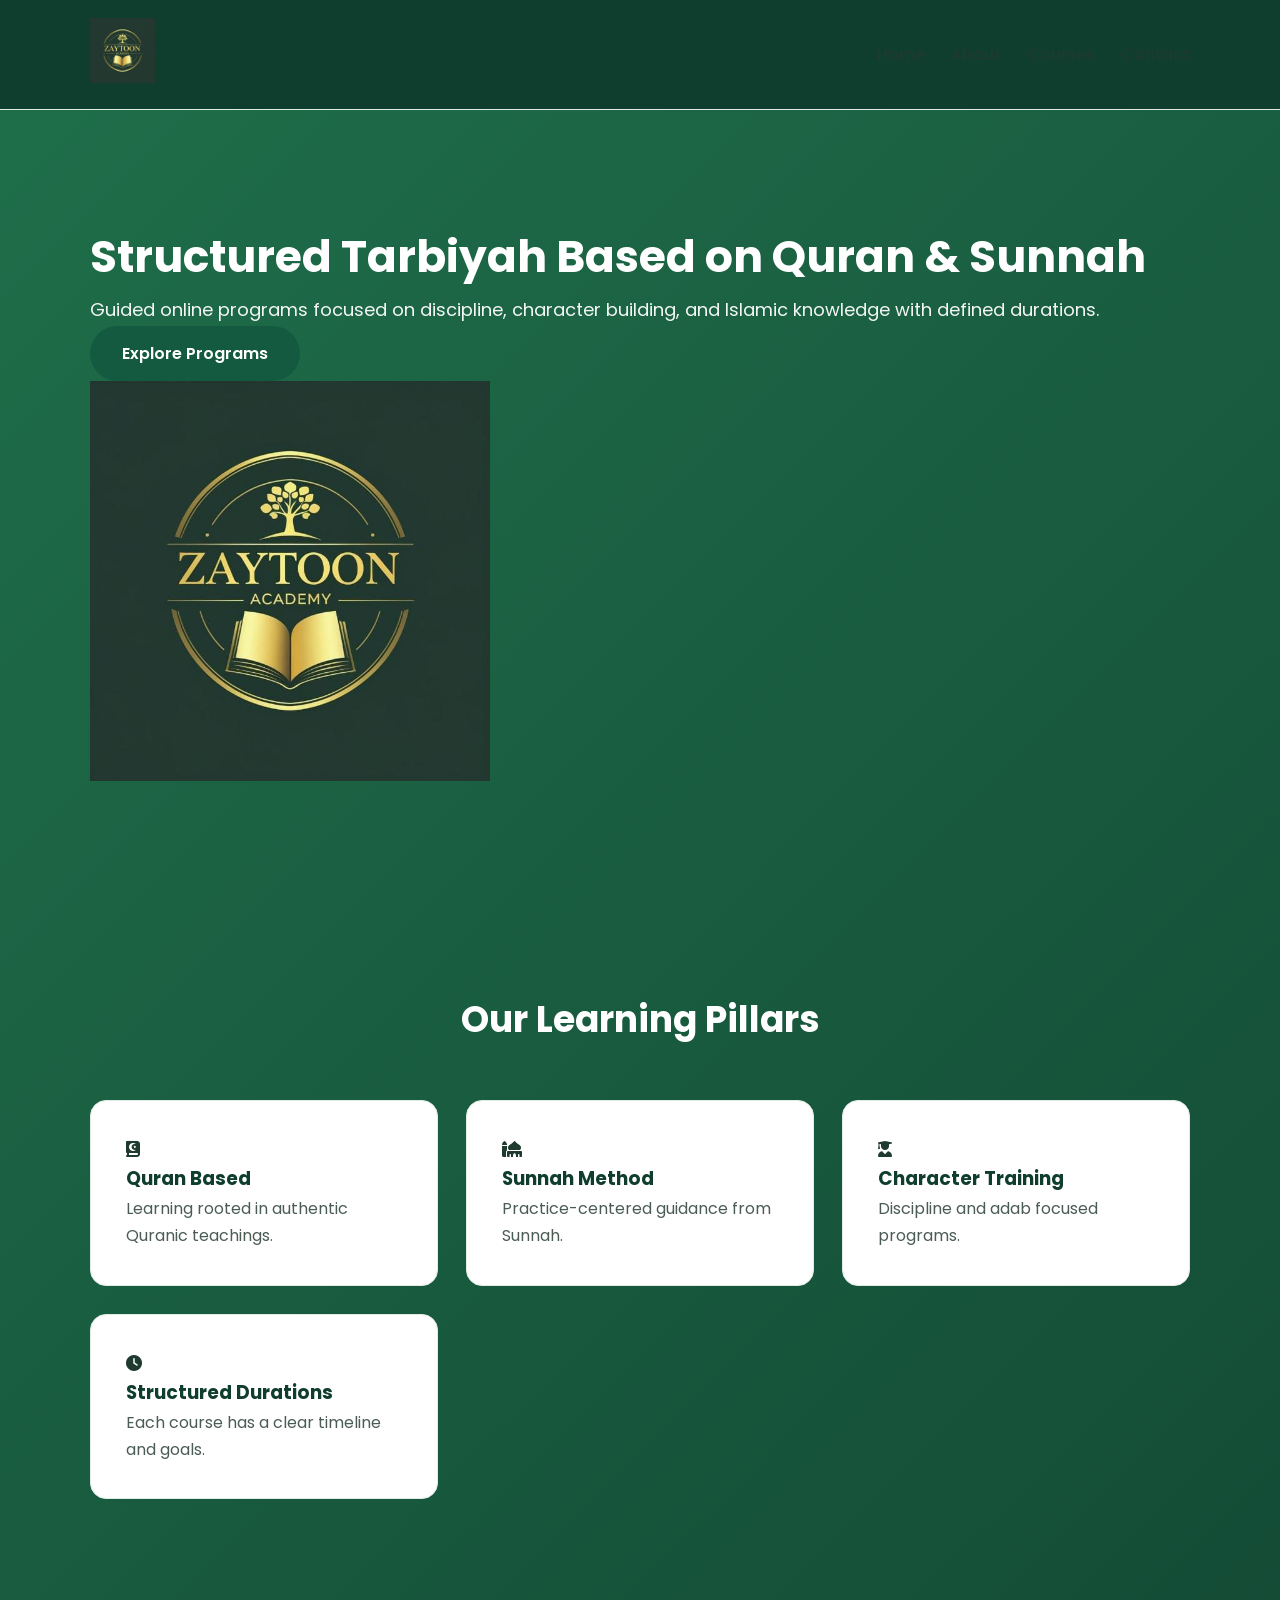
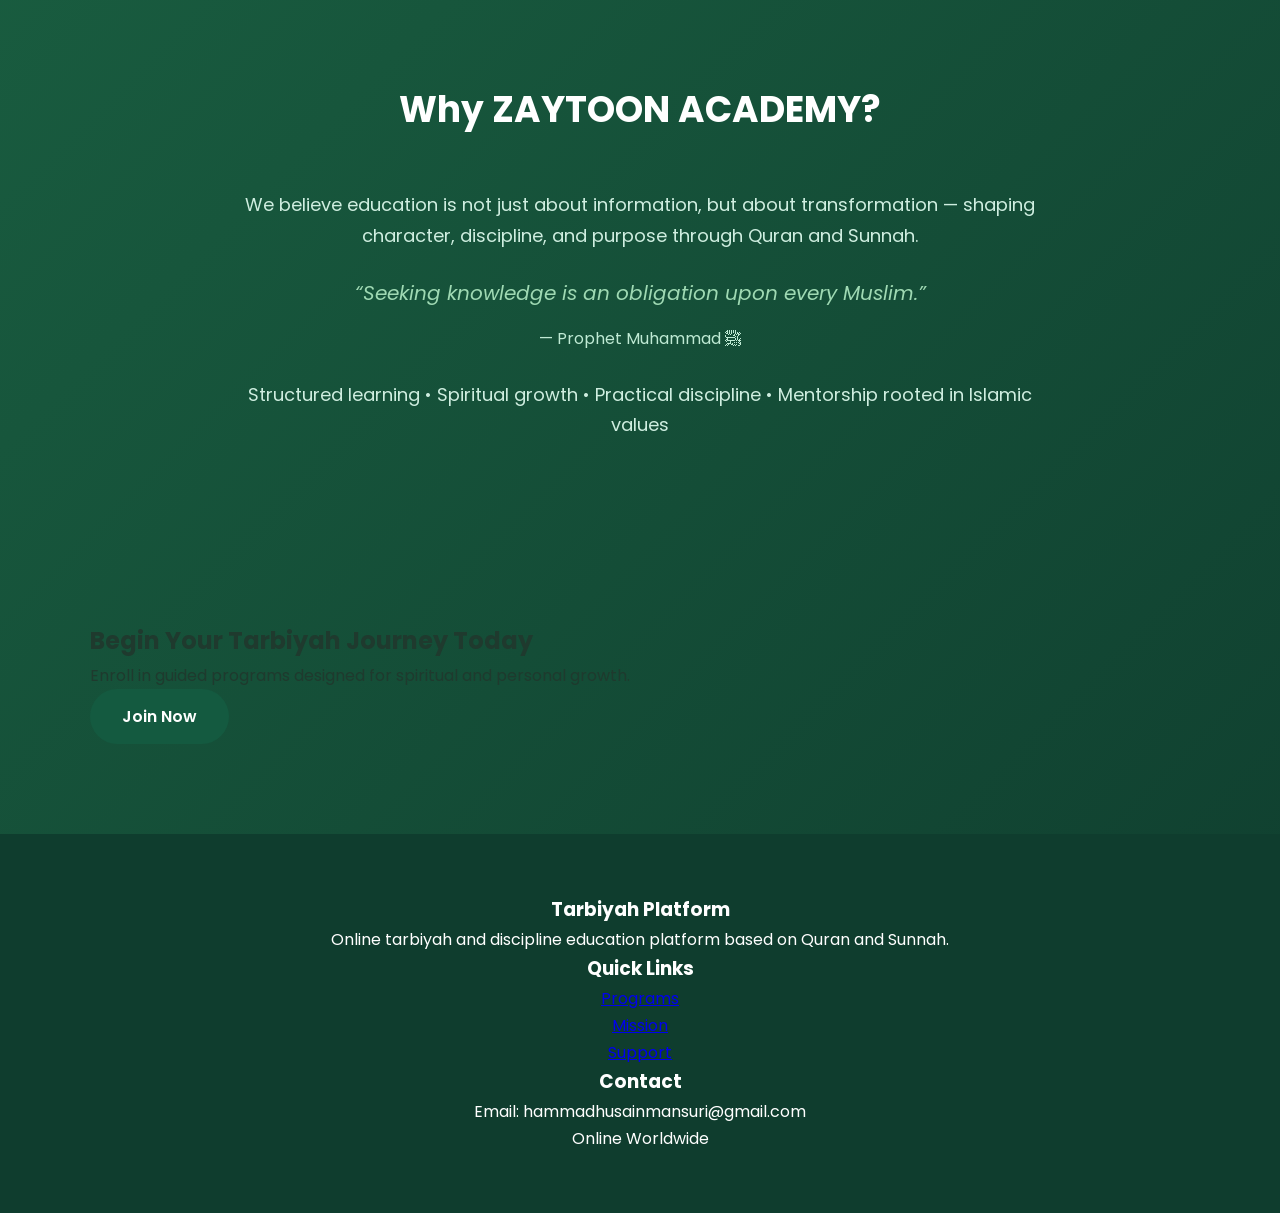
<file: index.html>
<!DOCTYPE html>
<html lang="en">
<head>
<meta charset="UTF-8">
<meta name="viewport" content="width=device-width, initial-scale=1.0">

<title>Tarbiyah in the Light of Quran & Sunnah</title>

<link rel="stylesheet" href="css/style.css">

<link href="https://fonts.googleapis.com/css2?family=Poppins:wght@300;500;700&display=swap" rel="stylesheet">

<link rel="stylesheet"
href="https://cdnjs.cloudflare.com/ajax/libs/font-awesome/6.5.0/css/all.min.css">
</head>

<body class="home-page">

<header>
<div class="container navbar">
<div class="logo">
<img src="images/logo.png">
</div>

<nav class="nav-links">
<a href="index.html">Home</a>
<a href="about.html">About</a>
<a href="courses.html">Courses</a>
<a href="contact.html">Contact</a>
</nav>
</div>
</header>

<!-- HERO -->
<section class="hero">
<div class="container hero-grid">
<div>
<h1>Structured Tarbiyah Based on Quran & Sunnah</h1>
<p>Guided online programs focused on discipline, character building, and Islamic knowledge with defined durations.</p>
<a class="btn" href="courses.html">Explore Programs</a>
</div>

<div>
<img src="images/logo.png" style="width:100%; max-width:400px;">
</div>
</div>
</section>

<!-- FEATURES -->
<section class="section">
<h2 class="section-title">Our Learning Pillars</h2>

<div class="container card-grid">

<div class="card">
<i class="fa-solid fa-book-quran"></i>
<h3>Quran Based</h3>
<p>Learning rooted in authentic Quranic teachings.</p>
</div>

<div class="card">
<i class="fa-solid fa-mosque"></i>
<h3>Sunnah Method</h3>
<p>Practice-centered guidance from Sunnah.</p>
</div>

<div class="card">
<i class="fa-solid fa-user-graduate"></i>
<h3>Character Training</h3>
<p>Discipline and adab focused programs.</p>
</div>

<div class="card">
<i class="fa-solid fa-clock"></i>
<h3>Structured Durations</h3>
<p>Each course has a clear timeline and goals.</p>
</div>

</div>
</section>

<!-- STATS -->
<section class="section">
  <div class="container" style="text-align:center; max-width:800px;">
    <h2 class="section-title">Why ZAYTOON ACADEMY?</h2>

    <p style="font-size:18px; color:#cfeee0; margin-bottom:25px;">
      We believe education is not just about information,
      but about transformation — shaping character, discipline,
      and purpose through Quran and Sunnah.
    </p>

    <p style="font-size:20px; font-style:italic; color:#9fd9b3; margin-bottom:15px;">
      “Seeking knowledge is an obligation upon every Muslim.”
    </p>

    <p style="font-size:16px; color:#bfead4;">
      — Prophet Muhammad ﷺ
    </p>

    <br>

    <p style="font-size:18px; color:#cfeee0;">
      Structured learning • Spiritual growth • Practical discipline •
      Mentorship rooted in Islamic values
    </p>
  </div>
</section>


<!-- CTA -->
<section class="section cta">
<div class="container">
<h2>Begin Your Tarbiyah Journey Today</h2>
<p>Enroll in guided programs designed for spiritual and personal growth.</p>
<a class="btn" href="contact.html">Join Now</a>
</div>
</section>

<footer>
<div class="container footer-grid">

<div>
<h3>Tarbiyah Platform</h3>
<p>Online tarbiyah and discipline education platform based on Quran and Sunnah.</p>
</div>

<div>
<h3>Quick Links</h3>
<a href="courses.html">Programs</a><br>
<a href="about.html">Mission</a><br>
<a href="contact.html">Support</a>
</div>

<div>
<h3>Contact</h3>
<p>Email: hammadhusainmansuri@gmail.com</p>
<p>Online Worldwide</p>
</div>

</div>
</footer>

</body>
</html>
</file>
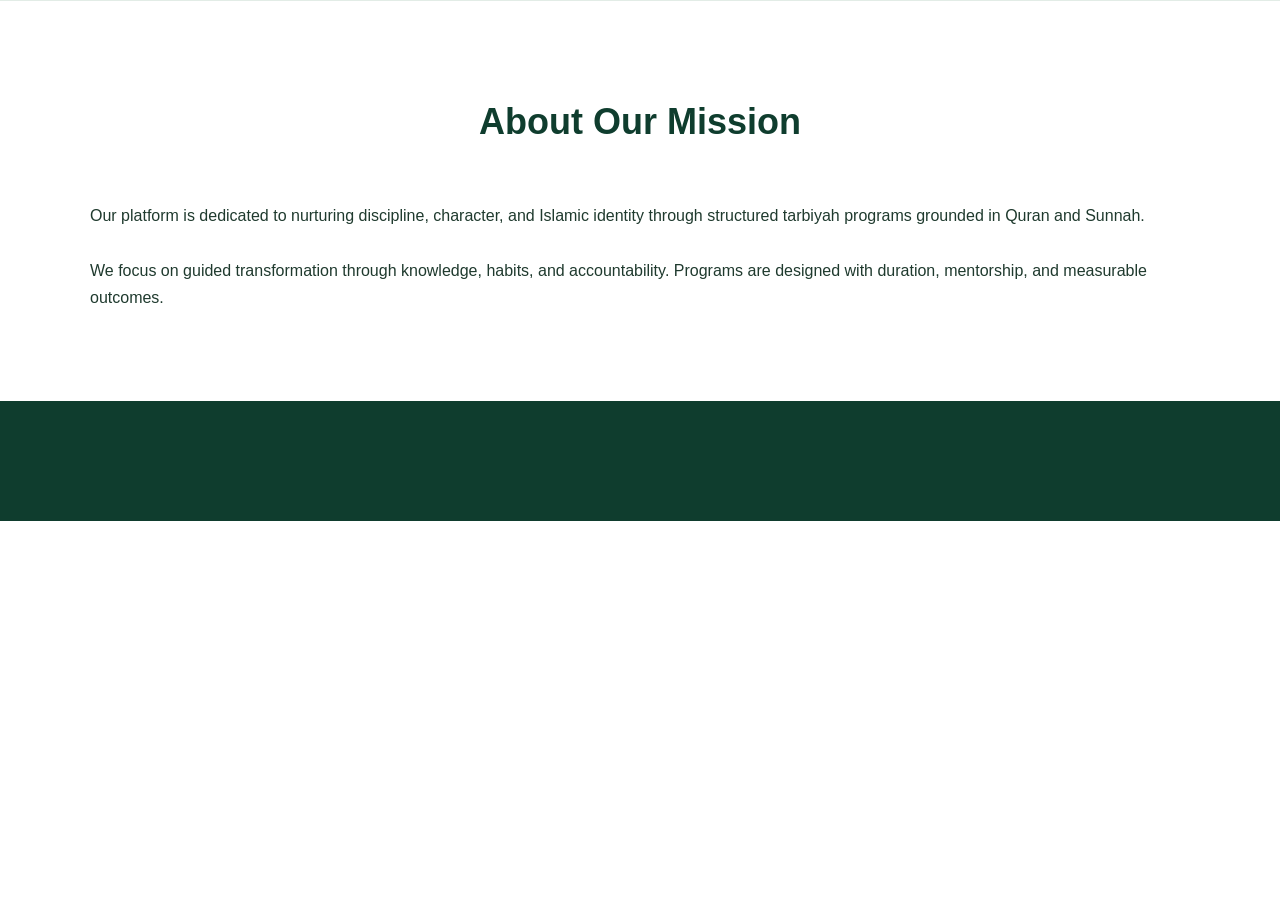
<file: about.html>
<!DOCTYPE html>
<html lang="en">
<head>
<meta charset="UTF-8">
<meta name="viewport" content="width=device-width, initial-scale=1.0">
<title>About — Tarbiyah</title>
<link rel="stylesheet" href="css/style.css">
</head>

<body>

<header> <!-- copy same header from index --> </header>

<section class="section">
<div class="container">

<h2 class="section-title">About Our Mission</h2>

<p>
Our platform is dedicated to nurturing discipline, character, and Islamic identity through structured tarbiyah programs grounded in Quran and Sunnah.
</p>

<br>

<p>
We focus on guided transformation through knowledge, habits, and accountability.
Programs are designed with duration, mentorship, and measurable outcomes.
</p>

</div>
</section>

<footer> <!-- copy same footer --> </footer>

</body>
</html>
</file>
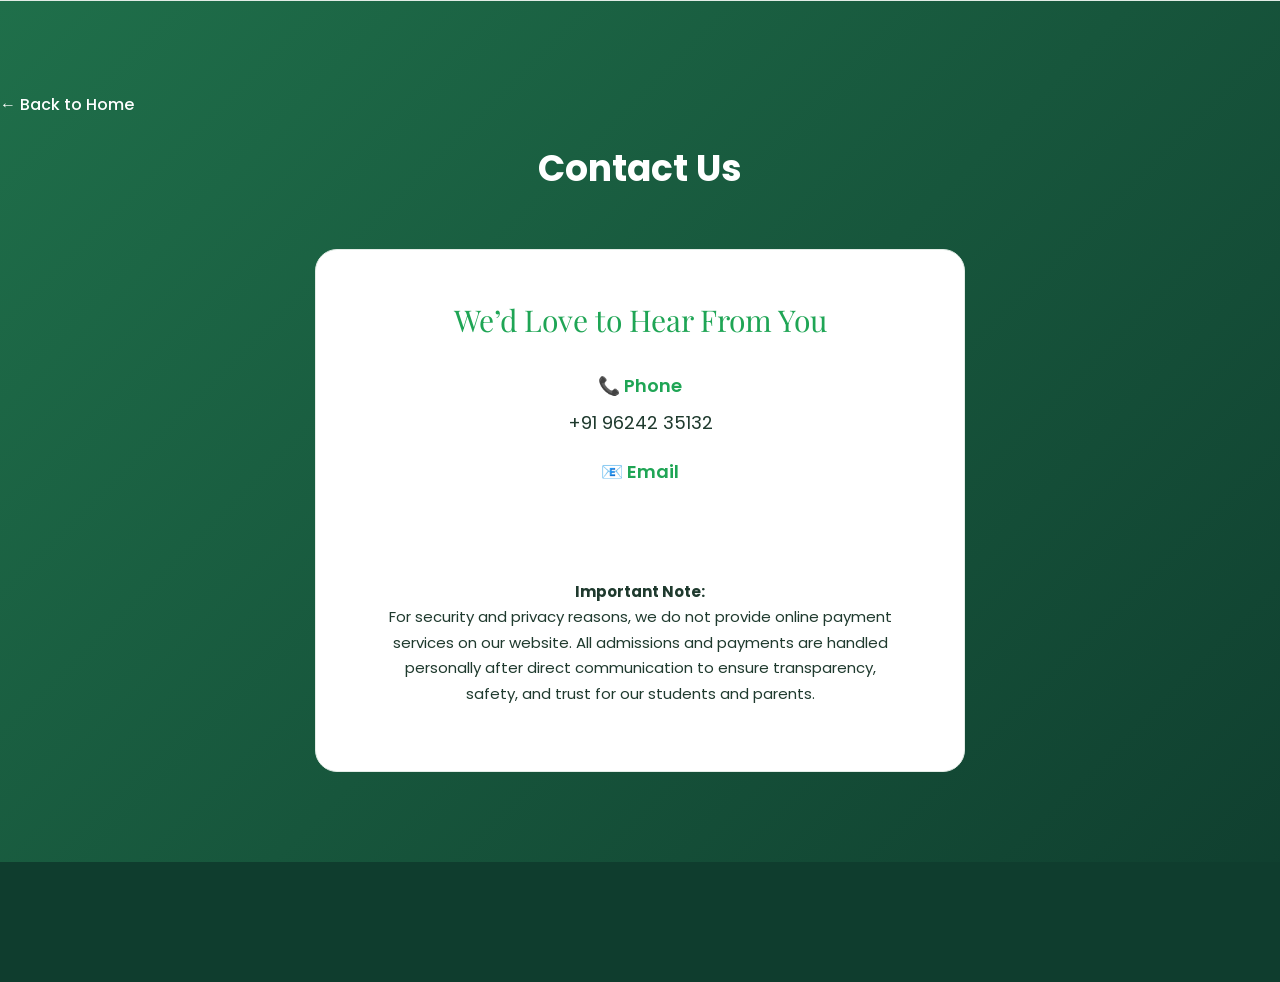
<file: contact.html>
<!DOCTYPE html>
<html lang="en">
<head>
  <meta charset="UTF-8">
  <meta name="viewport" content="width=device-width, initial-scale=1">

  <title>Contact Us | Zaytoon Academy</title>

  <!-- Main Site CSS -->
  <link rel="stylesheet" href="css/style.css">

  <!-- Google Font (Elegant & Different) -->
  <link href="https://fonts.googleapis.com/css2?family=Playfair+Display:wght@500;600&family=Poppins:wght@400;500&display=swap" rel="stylesheet">

  <style>
    /* Contact-specific styling */
    .contact-card {
      max-width: 650px;
      margin: auto;
      padding: 45px;
      border-radius: 22px;
      text-align: center;
    }

    .contact-title {
      font-family: 'Playfair Display', serif;
      font-size: 30px;
      margin-bottom: 25px;
      color: var(--green-light);
    }

    .contact-info {
      font-size: 18px;
      margin: 18px 0;
      color: var(--text-light);
    }

    .contact-info span {
      display: block;
      font-weight: 600;
      margin-bottom: 6px;
      color: var(--green-light);
    }

    .contact-info a {
      color: #ffffff;
      text-decoration: none;
      font-weight: 500;
    }

    .contact-info a:hover {
      color: var(--green-light);
      text-decoration: underline;
    }

    .security-note {
      margin-top: 35px;
      padding: 20px;
      border-radius: 16px;
      background: rgba(255,255,255,0.08);
      font-size: 15px;
      line-height: 1.7;
      color: var(--text-soft);
    }
    
      .contact-info a {
         word-break: break-all;
         overflow-wrap: anywhere;
         display: inline-block;
         max-width: 100%;
    }
    .back-btn {
  display: inline-block;
  margin-bottom: 20px;
  color: #ffffff;
  text-decoration: none;
  font-weight: 500;
  font-size: 16px;
}

.back-btn:hover {
  color: var(--green-light);
  text-decoration: underline;
}



    
  </style>
</head>

<body class="home-page">

<header></header>

<section class="section">
  <a href="index.html" class="back-btn">← Back to Home</a>
  <h4 class="section-title">Contact Us</h4>

  <div class="container">

    <div class="card contact-card">

      <div class="contact-title">
        We’d Love to Hear From You
      </div>

      <div class="contact-info">
        <span>📞 Phone</span>
        +91 96242 35132
      </div>

      <div class="contact-info">
        <span>📧 Email</span>
        <a href="mailto:hammadhusainmansuri@gmail.com">
          hammadhusainmansuri@gmail.com
        </a>
      </div>

      <div class="security-note">
        <strong>Important Note:</strong><br>
        For security and privacy reasons, we do not provide online payment
        services on our website. All admissions and payments are handled
        personally after direct communication to ensure transparency,
        safety, and trust for our students and parents.
      </div>

    </div>

  </div>
</section>

<footer></footer>

</body>
</html>
</file>
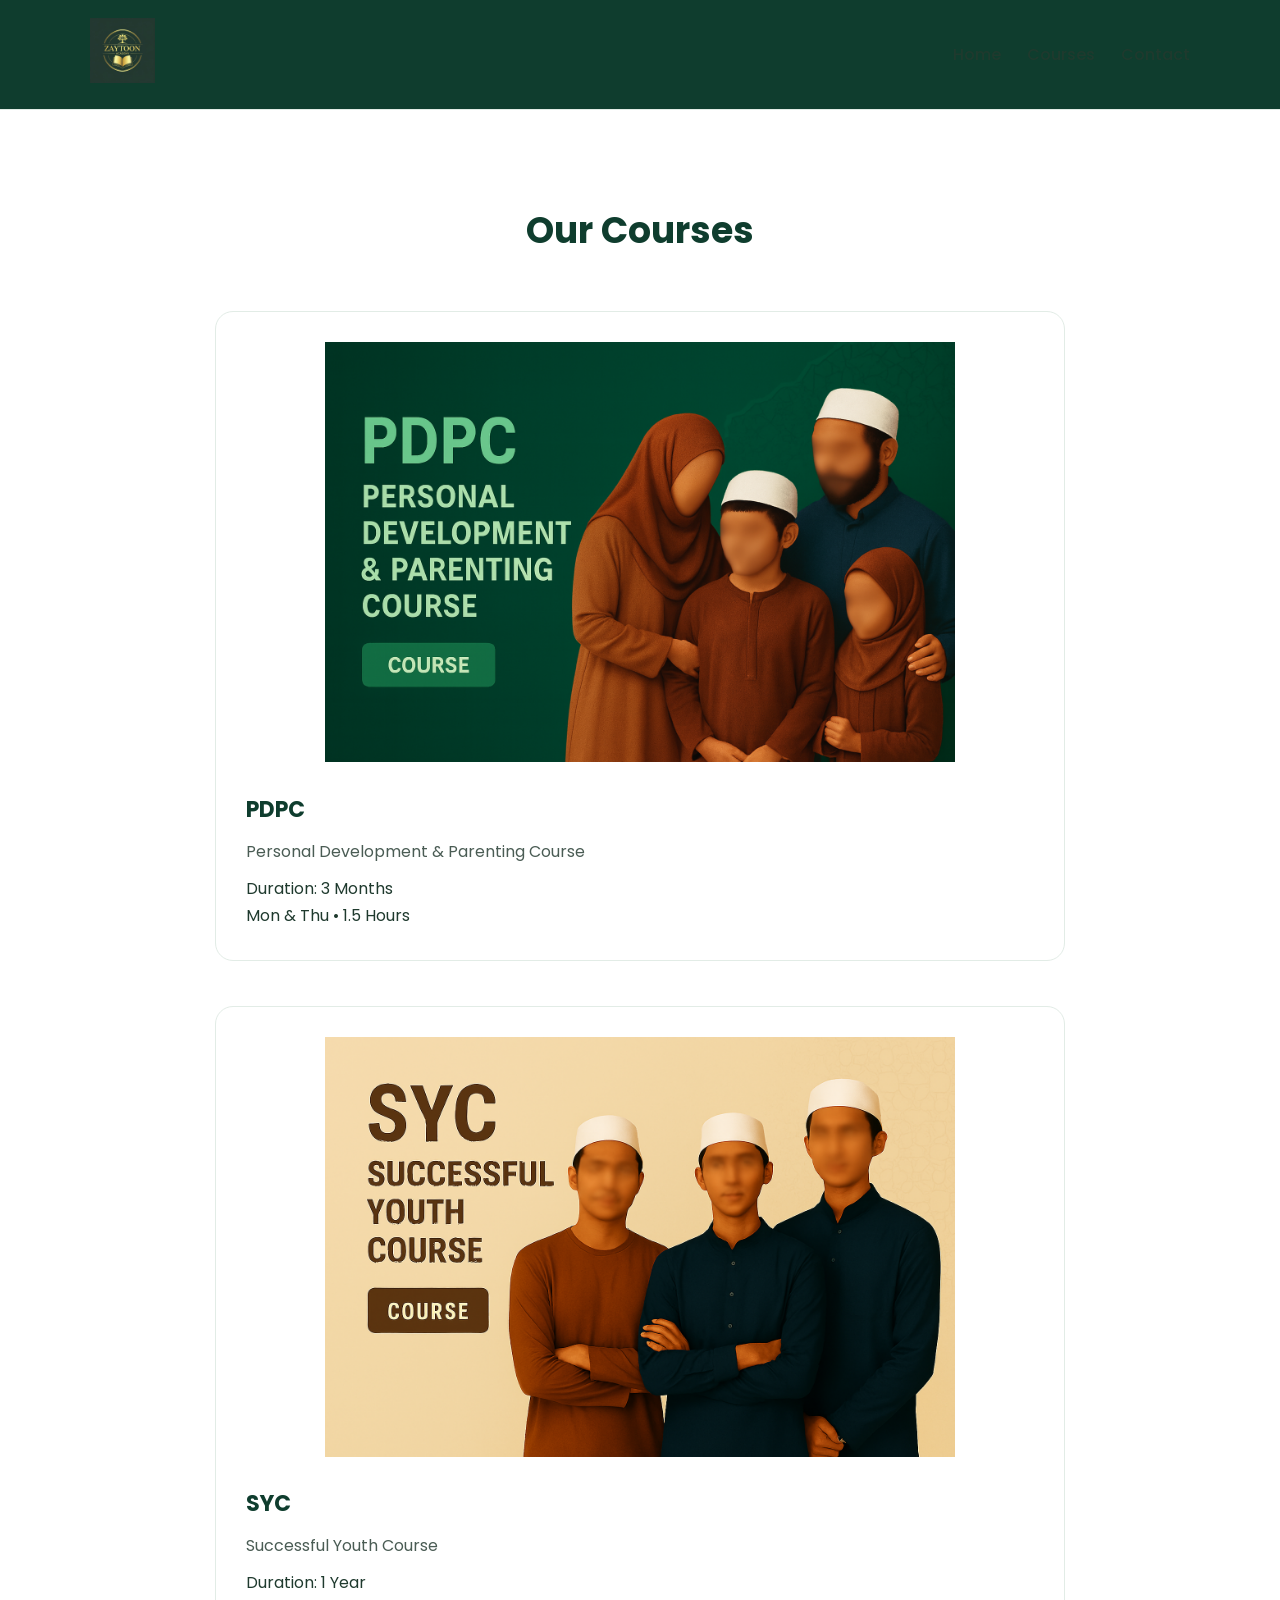
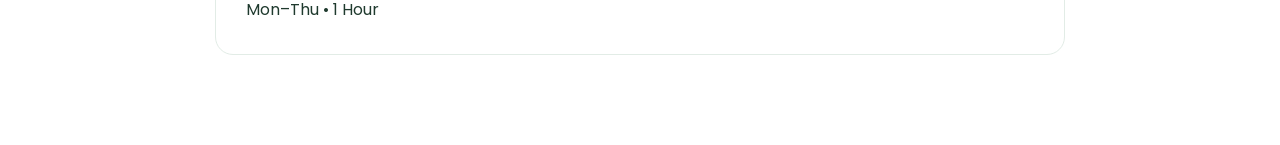
<file: courses.html>
<!DOCTYPE html>
<html lang="en">
<head>
  <meta charset="UTF-8">
  <title>Courses | ZAYTOON ACADEMY</title>
  <link rel="stylesheet" href="css/style.css">
  <link href="https://fonts.googleapis.com/css2?family=Poppins:wght@400;500;600;700&display=swap" rel="stylesheet">

</head>
<body>

<!-- ===== HEADER ===== -->
<header>
  <div class="container navbar">
    <div class="logo">
      <img src="images/logo.png" alt="Zaytoon Academy">
    </div>
    <nav class="nav-links">
      <a href="index.html">Home</a>
      <a href="courses.html">Courses</a>
      <a href="#">Contact</a>
    </nav>
  </div>
</header>

<!-- ===== COURSES SECTION ===== -->
<section class="section">
  <h2 class="section-title">Our Courses</h2>

  <div class="course-grid container">

    <!-- PDPC -->
    <div class="course-box" onclick="openModal('pdpcModal')">
      <img src="images/pdpc.png" alt="PDPC Course">
      <h3>PDPC</h3>
      <div class="course-subtitle">Personal Development & Parenting Course</div>
      <div class="course-duration">Duration: 3 Months</div>
      <div class="course-timing">Mon & Thu • 1.5 Hours</div>
    </div>

    <!-- SYC -->
    <div class="course-box" onclick="openModal('sycModal')">
      <img src="images/student.png" alt="SYC Course">
      <h3>SYC</h3>
      <div class="course-subtitle">Successful Youth Course</div>
      <div class="course-duration">Duration: 1 Year</div>
      <div class="course-timing">Mon–Thu • 1 Hour</div>
    </div>

  </div>
</section>

<!-- ===== PDPC MODAL ===== -->
<div id="pdpcModal" class="modal">
  <div class="modal-content">
    <span class="close" onclick="closeModal('pdpcModal')">&times;</span>

    <h2>PDPC – Personal Development & Parenting Course</h2>
    <img src="images/pdpc.png">

    <p><strong>Empowering Parents, Teachers, and Individuals to Live Purposeful Lives</strong></p>

    <h4>Course Overview</h4>
    <p>
      This transformative course is designed for parents, teachers, and individuals seeking
      to unlock their full potential and play their true role in life. The program focuses on
      self-development, family dynamics, and social responsibility.
    </p>

    <h4>Course Highlights</h4>
    <ul>
      <li>Interactive live sessions, discussions, and activities</li>
      <li>Guidance from experienced mentors</li>
      <li>Personalized development plans</li>
      <li>Supportive learning community</li>
    </ul>

    <h4>Key Topics</h4>
    <ul>
      <li>Self-development and improvement</li>
      <li>Child psychology and development</li>
      <li>Healthy child-parent relationships</li>
      <li>Educational mentoring and goal setting</li>
      <li>Holistic child development strategies</li>
    </ul>

    <h4>Schedule & Details</h4>
    <p>
      <strong>Duration:</strong> 3 Months<br>
      <strong>Classes:</strong> Mon & Thu<br>
      <strong>Time:</strong> 3:00 pm – 4:30 pm (IST)<br>
      <strong>Medium:</strong> Mostly Urdu<br>
      <strong>Fees:</strong> ₹6,000
    </p>

    <h4>Contact</h4>
    <p>WhatsApp: +91 96242 35132</p>
  </div>
</div>

<!-- ===== SYC MODAL ===== -->
<div id="sycModal" class="modal">
  <div class="modal-content">
    <span class="close" onclick="closeModal('sycModal')">&times;</span>

    <h2>SYC – Successful Youth Course</h2>
    <img src="images/student.png">

    <p><strong>Empowering Homeschooling Teenagers with Islamic Knowledge & Modern Skills</strong></p>

    <h4>Course Overview</h4>
    <p>
      Designed for teenagers (14+), this course develops confident, creative, and critical thinkers
      with clarity about their purpose in life, rooted in Islamic teachings.
    </p>

    <h4>Course Highlights</h4>
    <ul>
      <li>Quran, Hadeeth & Seerat learning</li>
      <li>One-on-one mentoring</li>
      <li>Interactive discussions and projects</li>
      <li>Personality & life skills development</li>
    </ul>

    <h4>Key Topics</h4>
    <ul>
      <li>Quran Majeed: Nazirah, Hifz & understanding</li>
      <li>Hadeeth of Prophet Muhammad ﷺ</li>
      <li>Seerat of Prophet Muhammad ﷺ</li>
      <li>Reflective Quranic conversations</li>
      <li>Confidence & character building</li>
    </ul>

    <h4>Schedule & Details</h4>
    <p>
      <strong>Eligibility:</strong> 14+ Years<br>
      <strong>Duration:</strong> 1 Year<br>
      <strong>Classes:</strong> Mon – Thu<br>
      <strong>Time:</strong> 11:00 am – 12:00 pm<br>
      <strong>Fees:</strong> $50 / month
    </p>

    <h4>Admission</h4>
    <p>Admission subject to interview • Limited seats</p>
  </div>
</div>

<script src="js/script.js"></script>
</body>
</html>
</file>
<file: css/style.css>
/* =================================================
   RESET
================================================= */
* {
  margin: 0;
  padding: 0;
  box-sizing: border-box;
}

/* =================================================
   ROOT COLORS
================================================= */
:root {
  --green-dark: #0f3d2e;
  --green-main: #145a40;
  --green-light: #1fa555;
  --green-soft: #e6f2ec;

  --text-dark: #1f3a2e;
  --text-muted: #4a5c54;

  --white: #ffffff;
  --border: #e2ece6;
}

/* =================================================
   BODY
================================================= */
body {
  font-family: 'Poppins', sans-serif;
  background: var(--white);
  color: var(--text-dark);
  line-height: 1.7;
}

/* =================================================
   HOME PAGE (GREEN ONLY)
================================================= */
/* ================= HOME PAGE ================= */
.home-page {
  background: linear-gradient(135deg, #1f6f4a, #0f3d2e);
}

/* Hero text white only */
.home-page .hero h1,
.home-page .hero p {
  color: #ffffff;
}

/* Make section titles white only on green background */
.home-page .section-title {
  color: #ffffff;
}

/* Cards stay white with dark text */
.home-page .card {
  background: #ffffff;
  color: #1f3a2e;
}

.home-page .card h3 {
  color: #0f3d2e;
}

.home-page .card p {
  color: #4a5c54;
}

/* =================================================
   CONTAINER
================================================= */
.container {
  width: 90%;
  max-width: 1100px;
  margin: auto;
}

/* =================================================
   NAVBAR
================================================= */
header {
  background: #ffffff;
  border-bottom: 1px solid var(--border);
  position: sticky;
  top: 0;
  z-index: 1000;
  background-color: #0f3d2e;
}

.navbar {
  display: flex;
  justify-content: space-between;
  align-items: center;
  padding: 18px 0;
  background-color: #0f3d2e;
}

.logo img {
  height: 65px;
}

.nav-links a {
  text-decoration: none;
  color: var(--text-dark);
  margin-left: 22px;
  font-weight: 500;
  transition: 0.3s;
}

.nav-links a:hover {
  color: var(--green-light);
}

/* =================================================
   HERO
================================================= */
.hero {
  padding: 110px 0;
}

.hero h1 {
  font-size: 44px;
  font-weight: 700;
}

.hero p {
  font-size: 18px;
  opacity: 0.95;
}

/* =================================================
   BUTTON
================================================= */
.btn {
  display: inline-block;
  padding: 14px 32px;
  border-radius: 30px;
  background: var(--green-main);
  color: #ffffff;
  text-decoration: none;
  font-weight: 600;
  transition: 0.3s ease;
}

.btn:hover {
  background: var(--green-light);
  transform: translateY(-3px);
}

/* =================================================
   SECTION
================================================= */
.section {
  padding: 90px 0;
}

.section-title {
  text-align: center;
  font-size: 36px;
  margin-bottom: 50px;
  color: var(--green-dark);
}

/* =================================================
   CARDS
================================================= */
.card-grid {
  display: grid;
  grid-template-columns: repeat(3, 1fr);
  gap: 28px;
}

.card {
  background: #ffffff;
  padding: 35px;
  border-radius: 16px;
  border: 1px solid var(--border);
  transition: 0.3s ease;
}

.card:hover {
  transform: translateY(-6px);
  box-shadow: 0 18px 40px rgba(0,0,0,0.07);
}

/* =================================================
   COURSES (VERTICAL)
================================================= */
.course-grid {
  max-width: 850px;
  margin: 0 auto;
  display: flex;
  flex-direction: column;
  gap: 45px;
}

.course-box {
  background: #ffffff;
  padding: 30px;
  border-radius: 18px;
  border: 1px solid var(--border);
  transition: 0.3s ease;
}

.course-box:hover {
  transform: translateY(-6px);
  box-shadow: 0 18px 40px rgba(0,0,0,0.08);
}

.course-box img {
  width: 100%;
  max-height: 420px;
  object-fit: contain;
  border-radius: 14px;
  margin-bottom: 20px;
}

.course-box h3 {
  font-size: 22px;
  margin-bottom: 10px;
  color: var(--green-dark);
}

.course-subtitle {
  font-size: 16px;
  margin-bottom: 10px;
  color: var(--text-muted);
}

/* =================================================
   MODAL (CLEAN + FIXED)
================================================= */
.modal {
  display: none;
  position: fixed;
  inset: 0;
  background: rgba(0,0,0,0.55);
  backdrop-filter: blur(6px);
  padding: 20px;
  z-index: 2000;
}

.modal-content {
  background: #ffffff;
  width: 100%;
  max-width: 750px;
  margin: auto;
  border-radius: 20px;
  padding: 35px;
  max-height: 90vh;
  overflow-y: auto;
  position: relative;
}

.modal-content img {
  width: 100%;
  max-height: 350px;
  object-fit: contain;
  border-radius: 16px;
  margin-bottom: 25px;
}

.modal-content h2 {
  font-size: 26px;
  margin-bottom: 15px;
  color: var(--green-dark);
}

.modal-content h4 {
  font-size: 18px;
  margin-top: 18px;
  margin-bottom: 8px;
  color: var(--green-main);
}

.modal-content p,
.modal-content li {
  font-size: 17px;
  line-height: 1.8;
  color: var(--text-dark);
}

.close {
  position: absolute;
  top: 18px;
  right: 22px;
  font-size: 28px;
  cursor: pointer;
  color: var(--green-dark);
}

/* =================================================
   FOOTER
================================================= */
footer {
  background: var(--green-dark);
  color: #ffffff;
  padding: 60px 0;
  text-align: center;
}

/* =================================================
   RESPONSIVE
================================================= */
@media (max-width: 992px) {
  .card-grid {
    grid-template-columns: 1fr 1fr;
  }
}

@media (max-width: 768px) {

  .card-grid {
    grid-template-columns: 1fr;
  }

  .hero h1 {
    font-size: 30px;
  }

  .section-title {
    font-size: 26px;
  }

  .modal-content {
    width: 100%;
    height: 100%;
    max-height: 100%;
    border-radius: 0;
    padding: 25px 18px;
  }

  .modal-content img {
    max-height: 260px;
  }

  .modal-content h2 {
    font-size: 22px;
  }

  .modal-content p,
  .modal-content li {
    font-size: 16.5px;
  }
}
.pillars {
  padding: 80px 20px;
  text-align: center;
}

.pillars-container {
  max-width: 1200px;
  margin: 0 auto;

  display: grid;
  grid-template-columns: repeat(3, 1fr);
  gap: 40px;
}

/* Make last card align nicely */
.pillars-container .card:nth-child(4) {
  grid-column: 1 / 2;
}

/* Responsive fix */
@media (max-width: 992px) {
  .pillars-container {
    grid-template-columns: repeat(2, 1fr);
  }
}

@media (max-width: 600px) {
  .pillars-container {
    grid-template-columns: 1fr;
  }
}
</file>
